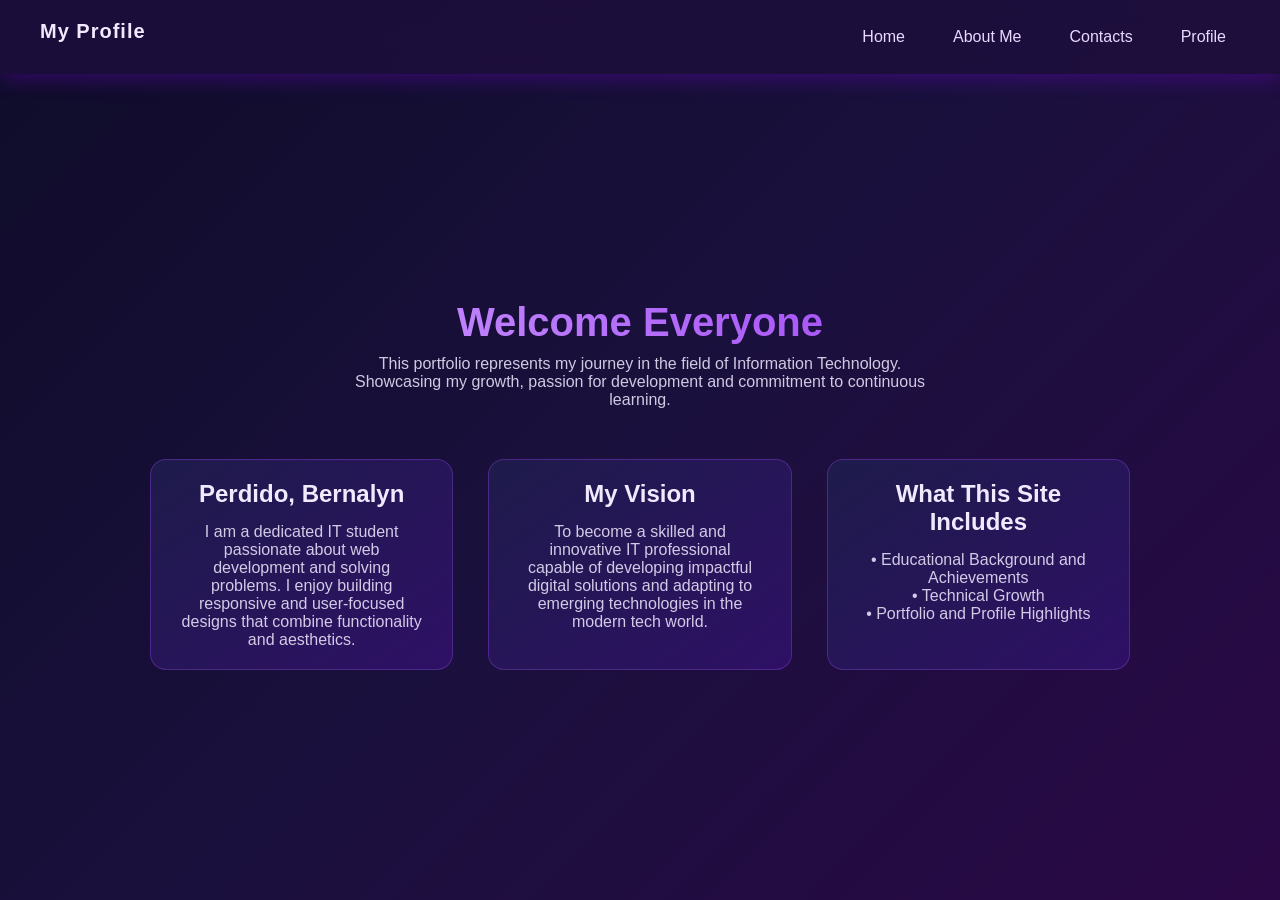
<file: index.html>
<!DOCTYPE html>
<html>
<head>
    <title>Home</title>
    <link rel="stylesheet" href="style.css">
    <style>
        .brand {
            position: fixed;
            top: 20px;
            left: 40px;
            font-size: 20px;
            font-weight: bold;
            letter-spacing: 1px;
            z-index: 1100;
        }
    </style>
</head>
<body>

<div class="brand">My Profile</div>

<div class="navbar">
    <div class="nav-links">
        <a href="index.html">Home</a>
        <a href="aboutme.html">About Me</a>
        <a href="contacts.html">Contacts</a>
        <a href="profile.html">Profile</a>
    </div>
</div>

<div class="container">

    <h1>Welcome Everyone</h1>
    <p>
        This portfolio represents my journey in the field of Information Technology.
        Showcasing my growth, passion for development and commitment to continuous learning.
    </p>

    <div class="flex" style="margin-top:40px; max-width:1000px; width:100%;">

        <div class="card" style="flex:1; min-width:280px;">
            <h2 style="margin-bottom:15px;">Perdido, Bernalyn</h2>
            <p>
                I am a dedicated IT student passionate about web development and solving problems.
                I enjoy building responsive and user-focused designs that combine functionality and aesthetics.
            </p>
        </div>

        <div class="card" style="flex:1; min-width:280px;">
            <h2 style="margin-bottom:15px;">My Vision</h2>
            <p>
                To become a skilled and innovative IT professional capable of developing impactful digital solutions
                and adapting to emerging technologies in the modern tech world.
            </p>
        </div>

        <div class="card" style="flex:1; min-width:280px;">
            <h2 style="margin-bottom:15px;">What This Site Includes</h2>
            <p>• Educational Background and Achievements</p>
            <p>• Technical Growth</p>
            <p>• Portfolio and Profile Highlights</p>
        </div>

    </div>

</div>

</body>
</html>
</file>
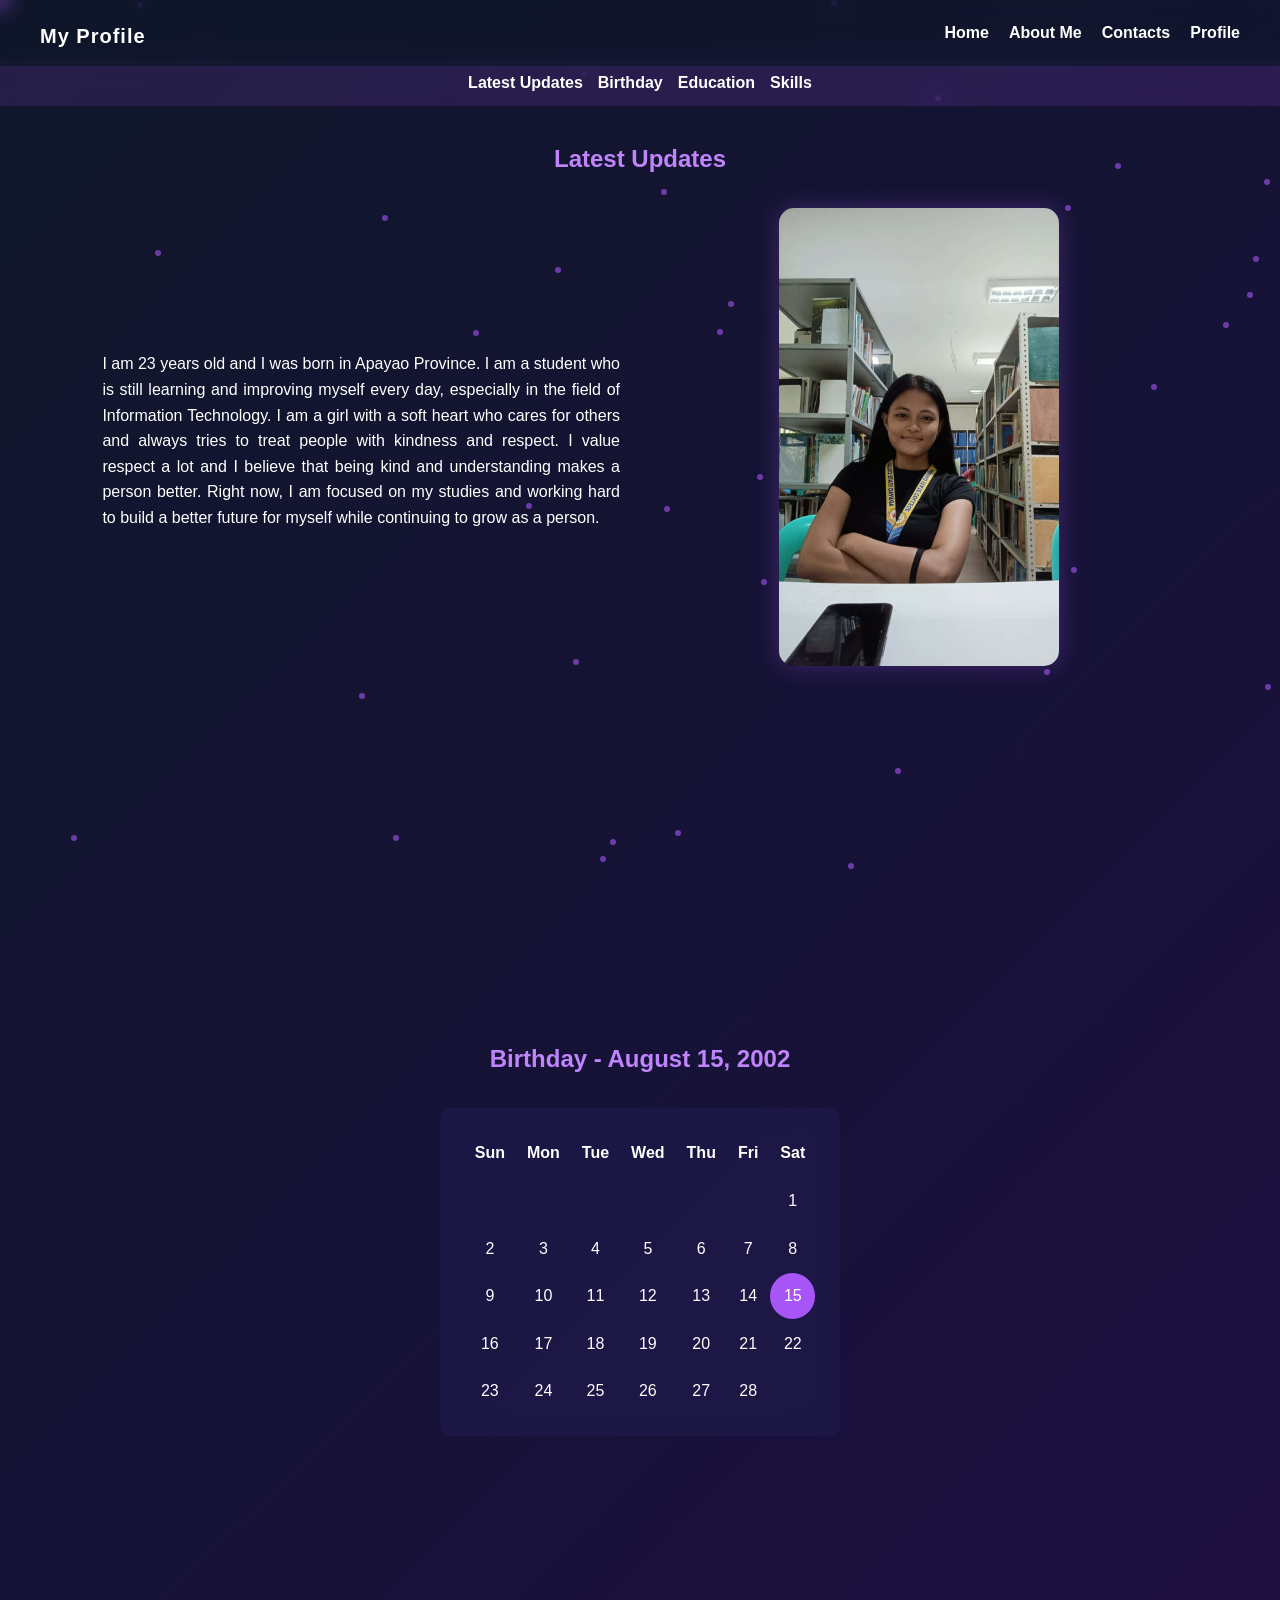
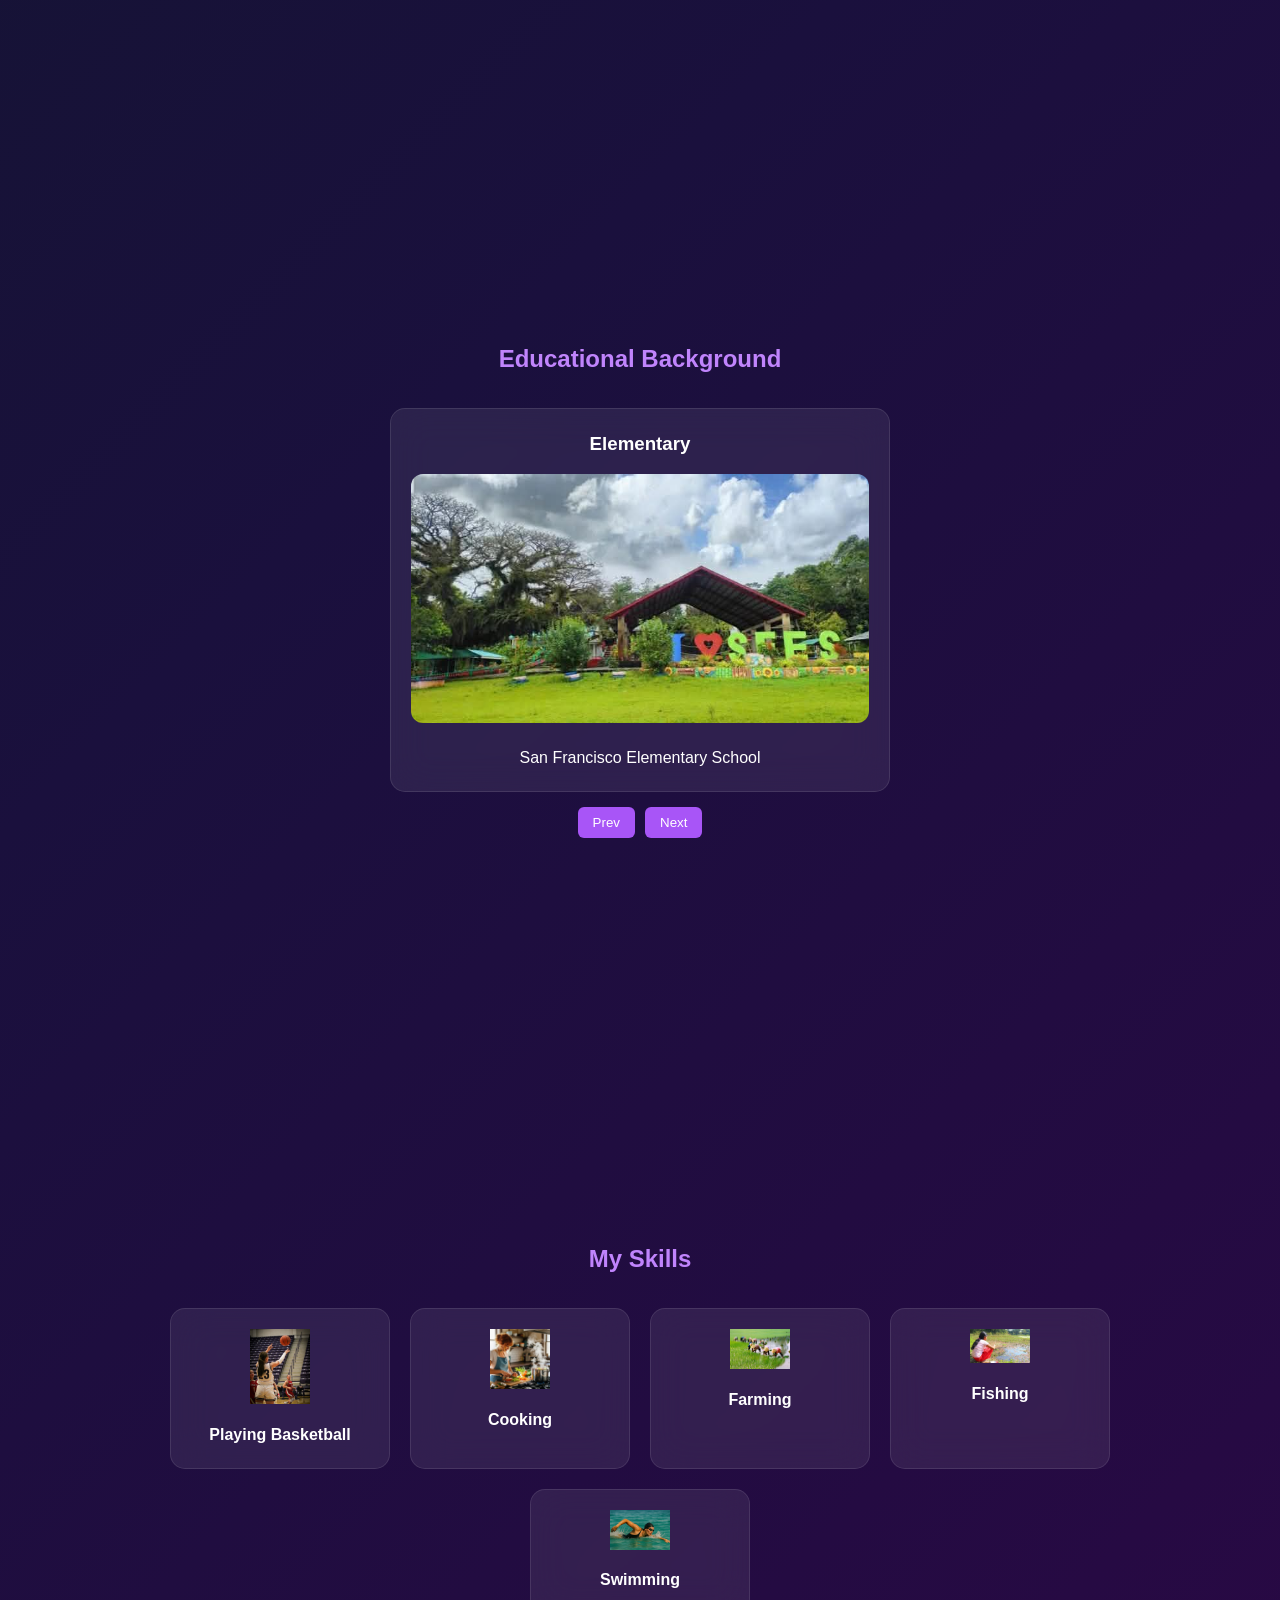
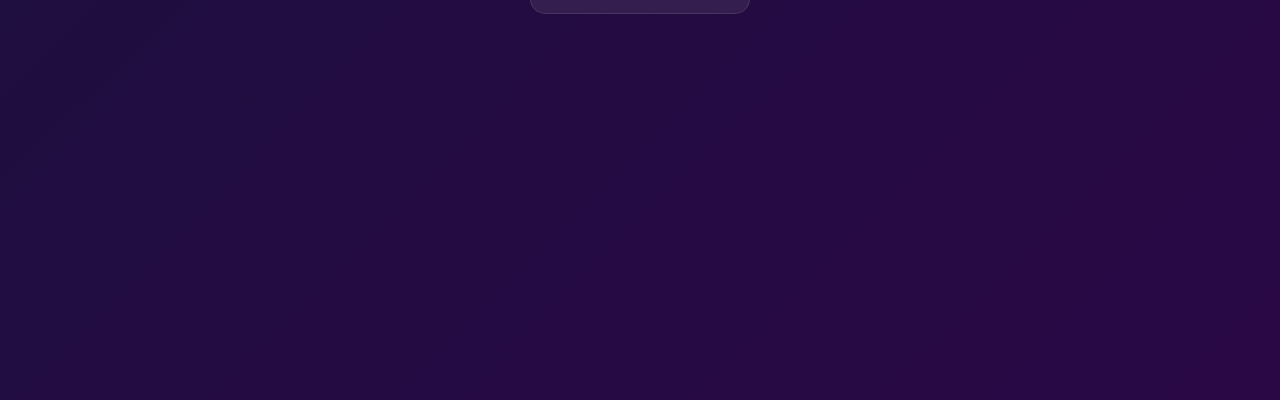
<file: aboutme.html>
<!DOCTYPE html>
<html lang="en">
<head>
<meta charset="UTF-8">
<meta name="viewport" content="width=device-width, initial-scale=1.0">
<title>About Me</title>

<style>
.brand{
position:fixed;
top:20px;
left:40px;
font-size:20px;
font-weight:bold;
letter-spacing:1px;
z-index:1100;
}

*{
margin:0;
padding:0;
box-sizing:border-box;
}

body{
font-family:Arial,sans-serif;
background:linear-gradient(135deg,#0f172a,#1a103d,#2a0845);
color:white;
overflow-x:hidden;
line-height:1.6;
}

.cursor-glow{
position:fixed;
width:20px;
height:20px;
background:rgba(168,85,247,0.6);
border-radius:50%;
pointer-events:none;
transform:translate(-50%,-50%);
filter:blur(10px);
z-index:9999;
}

#particles{
position:fixed;
width:100%;
height:100%;
top:0;
left:0;
z-index:0;
overflow:hidden;
}

.particle{
position:absolute;
width:6px;
height:6px;
background:rgba(168,85,247,0.6);
border-radius:50%;
animation:floatParticle 10s linear infinite;
}

.navbar{
position:fixed;
top:0;
width:100%;
display:flex;
justify-content:flex-end;
padding:20px 40px;
background:rgba(15,23,42,0.6);
backdrop-filter:blur(15px);
z-index:1000;
}

.nav-links{
display:flex;
gap:20px;
flex-wrap:wrap;
}

.nav-links a{
color:white;
text-decoration:none;
font-weight:bold;
transition:0.3s;
}

.nav-links a:hover{
color:#a855f7;
}

.submenu{
position:fixed;
top:60px;
width:100%;
display:flex;
justify-content:center;
gap:15px;
flex-wrap:wrap;
padding:10px;
background:rgba(168,85,247,0.15);
backdrop-filter:blur(12px);
z-index:999;
}

.submenu a{
color:white;
text-decoration:none;
font-weight:bold;
}

.submenu a:hover{
color:#c084fc;
}


.calendar{
background:rgba(30,27,75,0.7);
backdrop-filter:blur(12px);
padding:20px;
border-radius:10px;
width:100%;
max-width:400px;
margin:20px auto 0;
text-align:center;
animation:glow 3s infinite alternate;
}

.calendar table{
margin:0 auto;
}

.calendar td,
.calendar th{
padding:10px;
text-align:center;
}

.section{
padding:140px 8% 80px;
min-height:100vh;
position:relative;
z-index:1;
}

h2{
text-align:center;
color:#c084fc;
margin-bottom:30px;
animation:fadeUp 1s ease;
}

.glass{
background:rgba(255,255,255,0.08);
backdrop-filter:blur(18px);
border:1px solid rgba(255,255,255,0.1);
border-radius:15px;
}

.updates-container{
display:flex;
flex-wrap:wrap;
align-items:center;
justify-content:center;
gap:40px;
}

.updates-text{
flex:1;
min-width:280px;
text-align:justify;
animation:fadeUp 1s ease;
}

.updates-image{
flex:1;
min-width:280px;
text-align:center;
animation:floatUp 4s ease-in-out infinite;
}

.updates-image img{
width:280px;
border-radius:15px;
transition:0.4s;
box-shadow:0 0 25px rgba(168,85,247,0.3);
}

.updates-image img:hover{
transform:scale(1.05);
}

.carousel{
max-width:500px;
margin:auto;
padding:20px;
text-align:center;
animation:fadeUp 1s ease;
}

.carousel-item{
display:none;
}

.carousel-item.active{
display:block;
animation:fadeUp 0.6s ease;
}

.carousel-item img{
width:100%;
max-height:250px;
object-fit:cover;
border-radius:12px;
margin:15px 0;
transition:0.3s;
}

.carousel-item img:hover{
transform:scale(1.03);
}

.carousel-buttons{
display:flex;
justify-content:center;
gap:10px;
margin-top:15px;
}

.carousel-buttons button{
padding:8px 15px;
border:none;
background:#a855f7;
color:white;
border-radius:6px;
cursor:pointer;
transition:0.3s;
}

.carousel-buttons button:hover{
transform:scale(1.05);
background:#7c3aed;
}

.skills-container{
display:flex;
flex-wrap:wrap;
gap:20px;
justify-content:center;
}

.skill-card{
width:220px;
padding:20px;
text-align:center;
transition:0.4s;
animation:floatUp 3s infinite ease-in-out;
}

.skill-card:hover{
transform:translateY(-10px);
box-shadow:0 0 20px rgba(168,85,247,0.4);
}

.skill-card img{
width:60px;
margin-bottom:10px;
}

@keyframes fadeUp{
from{opacity:0;transform:translateY(20px);}
to{opacity:1;transform:translateY(0);}
}

@keyframes floatUp{
0%,100%{transform:translateY(0);}
50%{transform:translateY(-10px);}
}

@keyframes floatParticle{
0%{transform:translateY(0) translateX(0);opacity:0;}
50%{opacity:1;}
100%{transform:translateY(-100vh) translateX(50px);opacity:0;}
}

@media(max-width:768px){
.updates-container{
flex-direction:column;
text-align:center;
}

.skill-card{
width:100%;
max-width:300px;
}

.navbar{
padding:15px 20px;
}
}
</style>
</head>

<body>

<div class="brand">My Profile</div>

<div id="particles"></div>
<div class="cursor-glow" id="cursor"></div>

<div class="navbar">
<div class="nav-links">
<a href="index.html">Home</a>
<a href="aboutme.html">About Me</a>
<a href="contacts.html">Contacts</a>
<a href="profile.html">Profile</a>
</div>
</div>

<div class="submenu">
<a href="#updates">Latest Updates</a>
<a href="#birthday">Birthday</a>
<a href="#education">Education</a>
<a href="#skills">Skills</a>
</div>

<div id="updates" class="section">

<h2>Latest Updates</h2>

<div class="updates-container">

<div class="updates-text">
<p>
I am 23 years old and I was born in Apayao Province. I am a student who is still learning and improving myself every day, especially in the field of Information Technology. I am a girl with a soft heart who cares for others and always tries to treat people with kindness and respect. I value respect a lot and I believe that being kind and understanding makes a person better. Right now, I am focused on my studies and working hard to build a better future for myself while continuing to grow as a person.
</p>
</div>

<div class="updates-image">
<img src="pic1.jpg" alt="Profile Image">
</div>

</div>
</div>

<div id="birthday" class="section">

<h2>Birthday - August 15, 2002</h2>

<div class="calendar">
<table>
<tr><th>Sun</th><th>Mon</th><th>Tue</th><th>Wed</th><th>Thu</th><th>Fri</th><th>Sat</th></tr>
<tr><td></td><td></td><td></td><td></td><td></td><td></td><td>1</td></tr>
<tr><td>2</td><td>3</td><td>4</td><td>5</td><td>6</td><td>7</td><td>8</td></tr>
<tr><td>9</td><td>10</td><td>11</td><td>12</td><td>13</td><td>14</td><td style="background:#a855f7;border-radius:50%;">15</td></tr>
<tr><td>16</td><td>17</td><td>18</td><td>19</td><td>20</td><td>21</td><td>22</td></tr>
<tr><td>23</td><td>24</td><td>25</td><td>26</td><td>27</td><td>28</td><td></td></tr>
</table>
</div>

</div>

<div id="education" class="section">

<h2>Educational Background</h2>

<div class="carousel glass">

<div class="carousel-item active">
<h3>Elementary</h3>
<a href="Elem.html">
<img src="elem.jpg" alt="Elementary">
</a>
<p>San Francisco Elementary School</p>
</div>

<div class="carousel-item">
<h3>High School</h3>
<a href="sec.html">
<img src="sec.jpg" alt="High School">
</a>
<p>Luna National High School</p>
</div>

<div class="carousel-item">
<h3>College</h3>
<a href="college.html">
<img src="ASC.png" alt="College">
</a>
<p>Apayao State College</p>
</div>

</div>

<div class="carousel-buttons">
<button onclick="prevSlide()">Prev</button>
<button onclick="nextSlide()">Next</button>
</div>

</div>

<div id="skills" class="section">

<h2>My Skills</h2>

<div class="skills-container">

<div class="skill-card glass">
<img src="basketball.jpg" alt="Basketball">
<h4>Playing Basketball</h4>
</div>

<div class="skill-card glass">
<img src="cooking.jpg" alt="Cooking">
<h4>Cooking</h4>
</div>

<div class="skill-card glass">
<img src="farming.jpg" alt="Farming">
<h4>Farming</h4>
</div>

<div class="skill-card glass">
<img src="fishing.jpg" alt="Fishing">
<h4>Fishing</h4>
</div>

<div class="skill-card glass">
<img src="swim.jpg" alt="Swimming">
<h4>Swimming</h4>
</div>

</div>

</div>

<script>
const particlesContainer=document.getElementById("particles");

for(let i=0;i<40;i++){
let p=document.createElement("div");
p.classList.add("particle");
p.style.left=Math.random()*100+"vw";
p.style.top=Math.random()*100+"vh";
p.style.animationDuration=(5+Math.random()*10)+"s";
particlesContainer.appendChild(p);
}

const cursor=document.getElementById("cursor");
document.addEventListener("mousemove",e=>{
cursor.style.left=e.clientX+"px";
cursor.style.top=e.clientY+"px";
});

let currentSlide=0;
const slides=document.querySelectorAll(".carousel-item");

function showSlide(i){
slides.forEach(s=>s.classList.remove("active"));
slides[i].classList.add("active");
}

function nextSlide(){
currentSlide=(currentSlide+1)%slides.length;
showSlide(currentSlide);
}

function prevSlide(){
currentSlide=(currentSlide-1+slides.length)%slides.length;
showSlide(currentSlide);
}
</script>

</body>
</html>
</file>
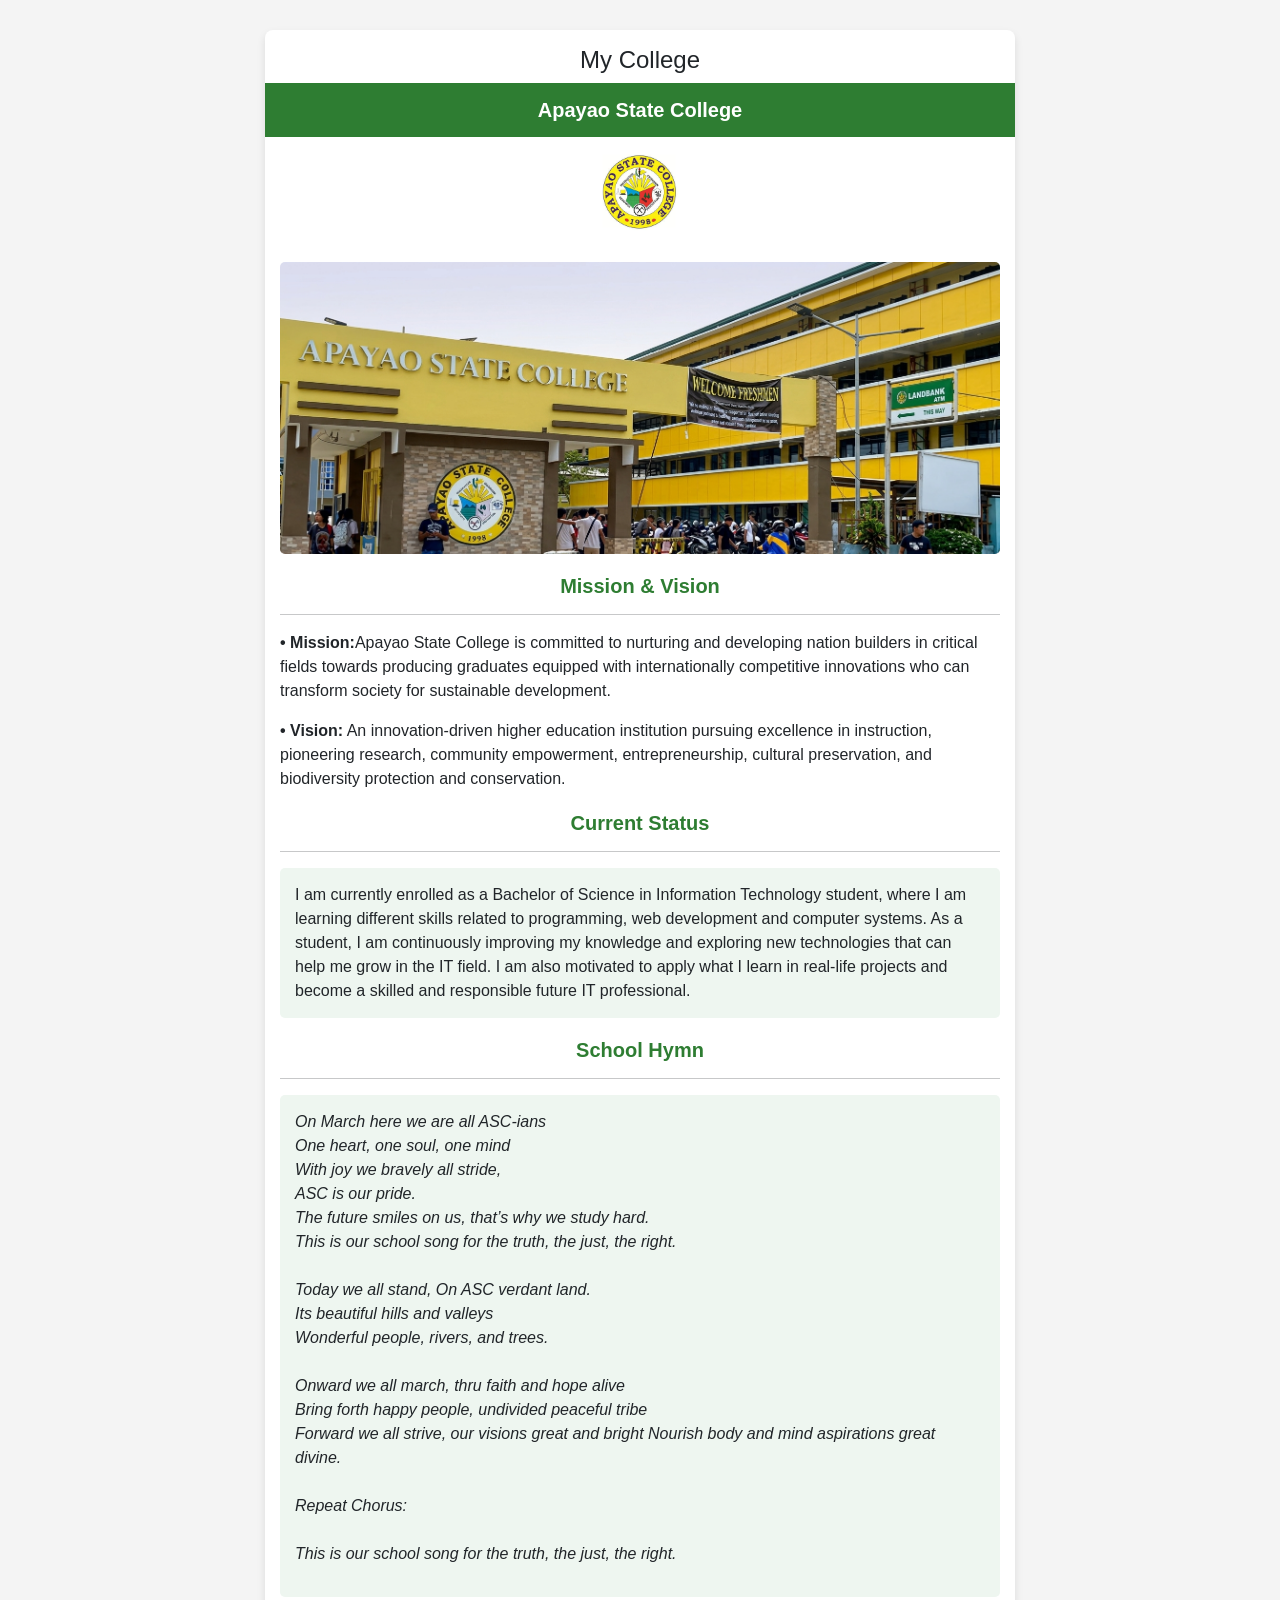
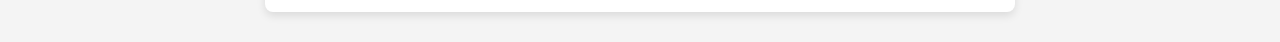
<file: college.html>
<!DOCTYPE html>
<html lang="en">
<head>
    <meta charset="UTF-8">
    <meta name="viewport" content="width=device-width, initial-scale=1.0">
    <title>My College</title>

    <link href="https://cdn.jsdelivr.net/npm/bootstrap@5.3.2/dist/css/bootstrap.min.css" rel="stylesheet">

    <style>
        body {
            background: #f4f4f4;
            font-family: Arial, sans-serif;
        }

        .container-box {
            background: white;
            max-width: 750px;
            margin: 30px auto;
            border-radius: 8px;
            box-shadow: 0 4px 8px rgba(0,0,0,0.1);
            overflow: hidden;
        }

        .header-title {
            background: #2e7d32;
            color: white;
            text-align: center;
            padding: 12px;
            font-size: 20px;
            font-weight: bold;
        }

        .section-title {
            color: #2e7d32;
            font-weight: bold;
            text-align: center;
            margin-top: 20px;
        }

        .school-logo {
            width: 80px;
            display: block;
            margin: 15px auto;
        }

        .main-image {
            width: 100%;
            border-radius: 5px;
        }

        .content {
            padding: 15px;
        }

        .status-box {
            background: #eef6f0;
            padding: 15px;
            border-radius: 5px;
            margin-top: 10px;
        }

        .hymn-box {
            background: #eef6f0;
            padding: 15px;
            border-radius: 5px;
            margin-top: 10px;
            font-style: italic;
        }

        .check::before {
            content: "✔ ";
            color: #2e7d32;
            font-weight: bold;
        }
    </style>
</head>
<body>

<div class="container-box">

    <h4 class="text-center mt-3">My College</h4>

    <div class="header-title">
        Apayao State College
    </div>

    <img src="ASCLogo.jpg" class="school-logo" alt="Logo">

    <div class="content">

        <img src="ASC.png" class="main-image" alt="College">

        <!-- Mission & Vision -->
        <h5 class="section-title">Mission & Vision</h5>
        <hr>

        <p><strong>• Mission:</strong>Apayao State College is committed to nurturing and developing nation builders in critical fields towards producing graduates equipped with internationally competitive innovations who can transform society for sustainable development.</p>
        <p><strong>• Vision:</strong>  An innovation-driven higher education institution pursuing excellence in instruction, pioneering research, community empowerment, entrepreneurship, cultural preservation, and biodiversity protection and conservation.</p>

        <h5 class="section-title">Current Status</h5>
        <hr>

        <div class="status-box">
           I am currently enrolled as a Bachelor of Science in Information Technology student, where I am learning different skills related to programming, web development and computer systems. As a student, I am continuously improving my knowledge and exploring new technologies that can help me grow in the IT field. I am also motivated to apply what I learn in real-life projects and become a skilled and responsible future IT professional.
        </div>

       
        <h5 class="section-title">School Hymn</h5>
        <hr>


        <div class="hymn-box mt-3">
            <p> On March here we are all ASC-ians<br>
    One heart, one soul, one mind<br>
    With joy we bravely all stride,<br> ASC is our pride.<br>
    The future smiles on us, that’s why we study hard.<br>
    This is our school song for the truth, the just, the right.<br><br>

    Today we all stand, On ASC verdant land.<br>
    Its beautiful hills and valleys<br>
    Wonderful people, rivers, and trees.<br><br>

    Onward we all march, thru faith and hope alive<br>
    Bring forth happy people, undivided peaceful tribe<br>
    Forward we all strive, our visions great and bright
    Nourish body and mind aspirations great divine.<br><br>

    Repeat Chorus:<br><br>

    This is our school song for the truth, the just, the right.
    </p>
        </div>

    </div>

</div>

</body>
</html>
</file>
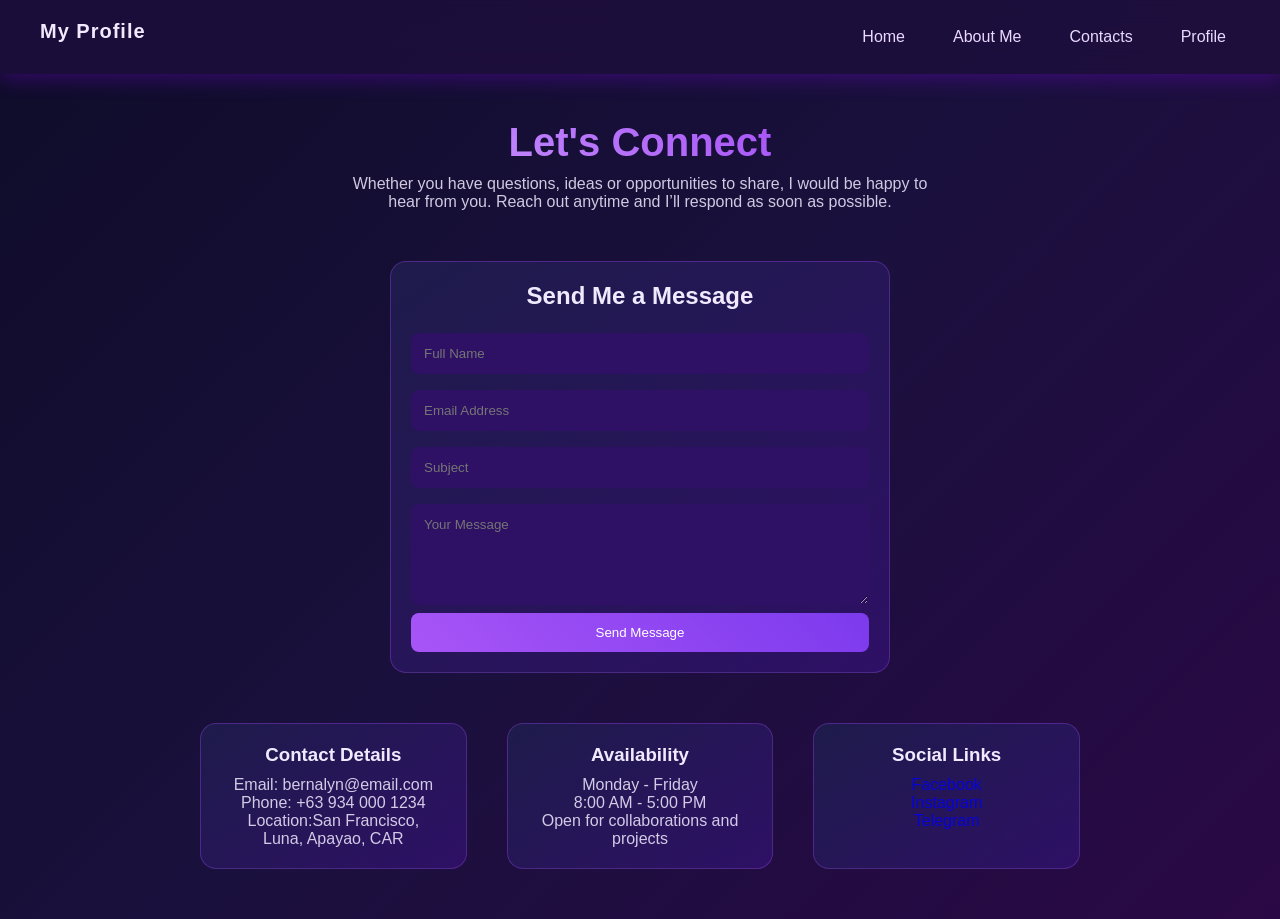
<file: contacts.html>
<!DOCTYPE html>
<html>
<head>
    <title>Contacts</title>
    <link rel="stylesheet" href="style.css">
    <style>
        .brand {
            position: fixed;
            top: 20px;
            left: 40px;
            font-size: 20px;
            font-weight: bold;
            letter-spacing: 1px;
            z-index: 1100;
        }

        .contact-wrapper {
            display: flex;
            flex-direction: column;
            gap: 30px;
            width: 100%;
            max-width: 900px;
            margin-top: 40px;
        }

        .contact-wrapper .card:first-child {
            align-self: center;
            width: 100%;
            max-width: 500px;
        }

        .info-grid {
            display: flex;
            flex-wrap: wrap;
            gap: 20px;
            justify-content: center;
        }

        .info-grid .card {
            flex: 1;
            min-width: 250px;
        }

        form {
            display: flex;
            flex-direction: column;
        }
    </style>
</head>
<body>

<div class="brand">My Profile</div>

<div class="navbar">
    <div class="nav-links">
        <a href="index.html">Home</a>
        <a href="aboutme.html">About Me</a>
        <a href="contacts.html">Contacts</a>
        <a href="profile.html">Profile</a>
    </div>
</div>

<div class="container">

    <h1>Let's Connect</h1>
    <p>
        Whether you have questions, ideas or opportunities to share,
        I would be happy to hear from you. Reach out anytime and I’ll respond as soon as possible.
    </p>

    <div class="contact-wrapper">

        <div class="card">
            <h2 style="margin-bottom:15px;">Send Me a Message</h2>
            <form>
                <input type="text" placeholder="Full Name" required>
                <input type="email" placeholder="Email Address" required>
                <input type="text" placeholder="Subject">
                <textarea rows="5" placeholder="Your Message" required></textarea>
                <button type="submit">Send Message</button>
            </form>
        </div>

        <div class="info-grid">

            <div class="card">
                <h3 style="margin-bottom:10px;">Contact Details</h3>
                <p>Email: bernalyn@email.com</p>
                <p>Phone: +63 934 000 1234</p>
                <p>Location:San Francisco, Luna, Apayao, CAR</p>
            </div>

            <div class="card">
                <h3 style="margin-bottom:10px;">Availability</h3>
                <p>Monday - Friday</p>
                <p>8:00 AM - 5:00 PM</p>
                <p>Open for collaborations and projects</p>
            </div>

            <div class="card">
                <h3 style="margin-bottom:10px;">Social Links</h3>
                <p><a href="#" style="text-decoration:none;">Facebook</a></p>
                <p><a href="#" style="text-decoration:none;">Instagram</a></p>
                <p><a href="#" style="text-decoration:none;">Telegram</a></p>
            </div>

        </div>

    </div>

</div>

</body>
</html>
</file>
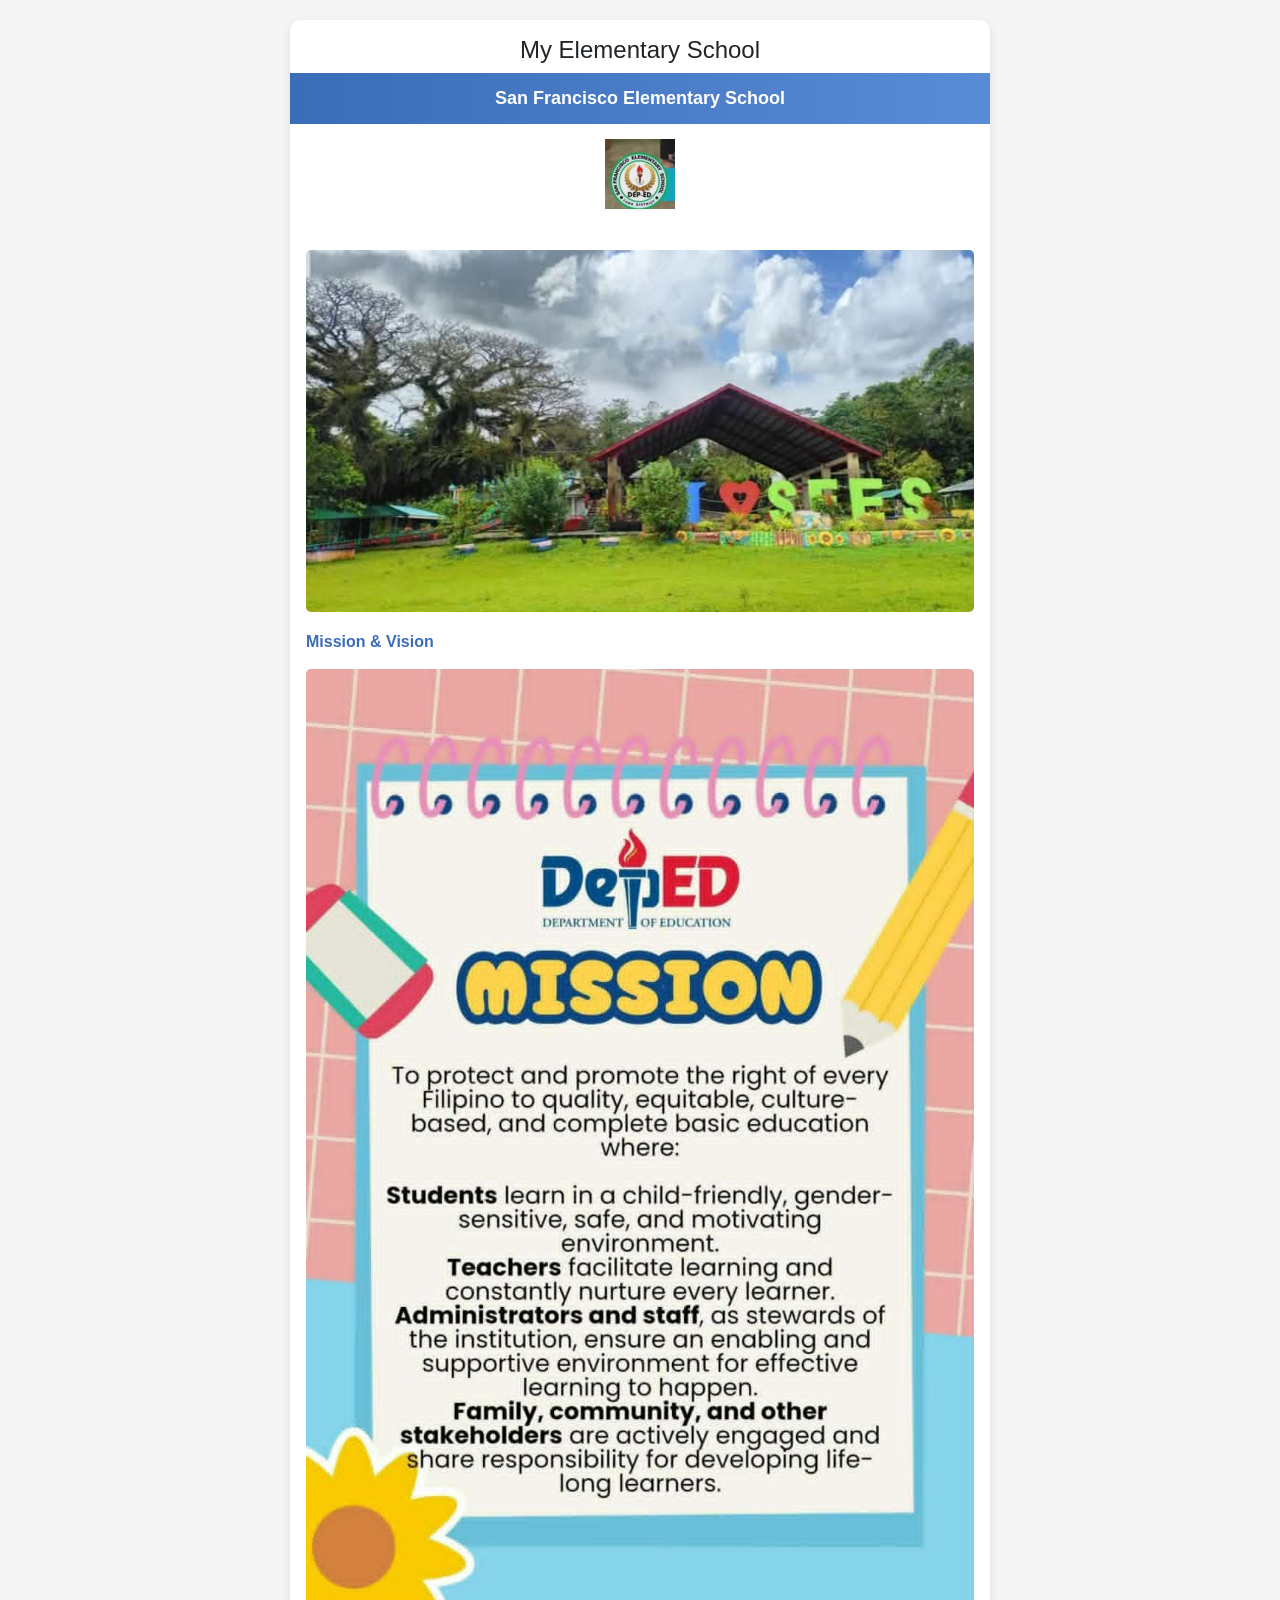
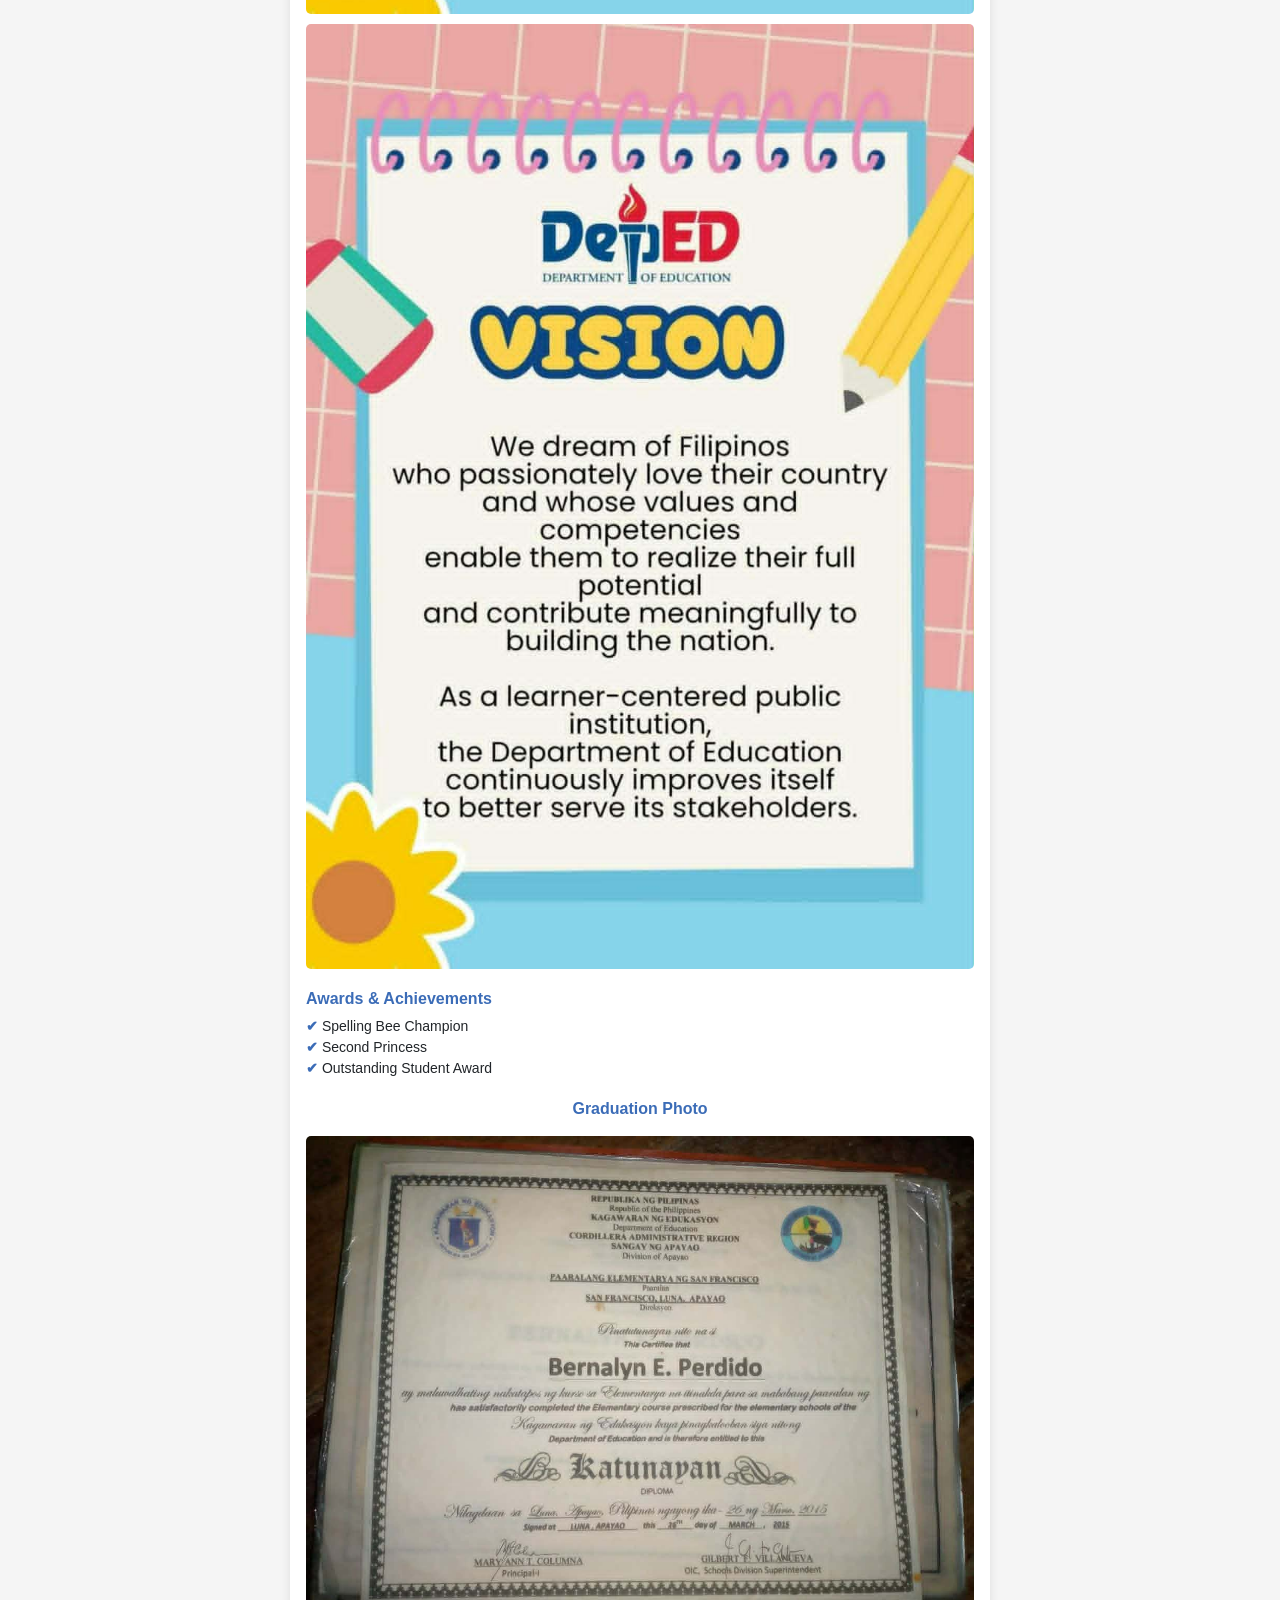
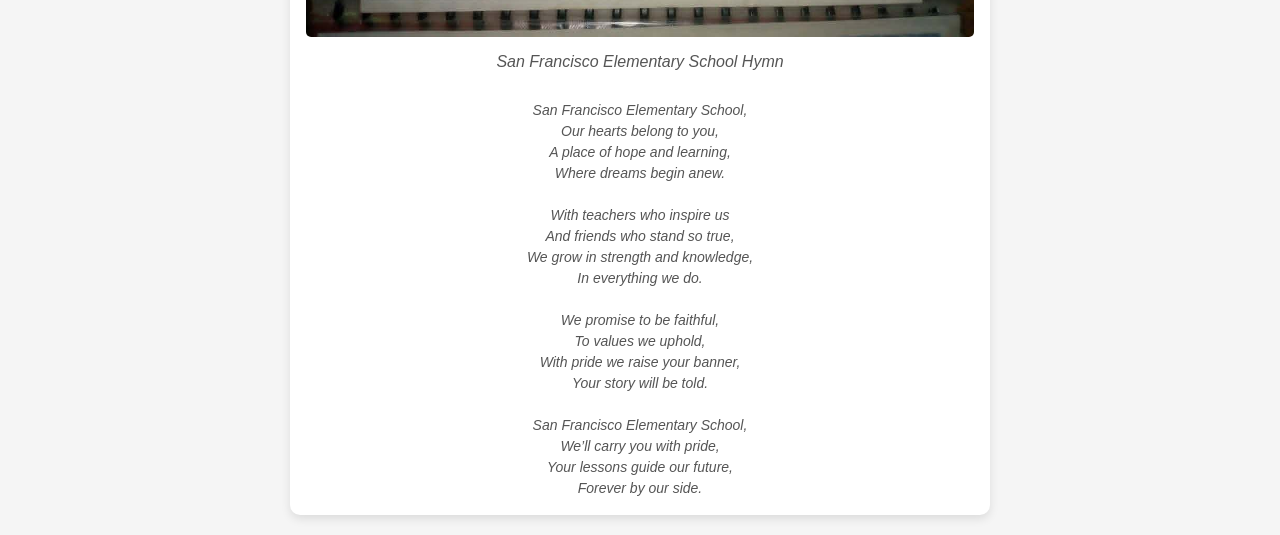
<file: Elem.html>
<!DOCTYPE html>
<html lang="en">
<head>
    <meta charset="UTF-8">
    <meta name="viewport" content="width=device-width, initial-scale=1.0">
    <title>Elementary Background</title>

    <link href="https://cdn.jsdelivr.net/npm/bootstrap@5.3.2/dist/css/bootstrap.min.css" rel="stylesheet">

    <style>
        body {
            background: #f5f5f5;
            font-family: Arial, sans-serif;
        }

        .container-box {
            background: white;
            max-width: 700px;
            width: 95%;
            margin: 20px auto;
            border-radius: 10px;
            box-shadow: 0 4px 10px rgba(0,0,0,0.1);
            overflow: hidden;
        }

        .header-title {
            background: linear-gradient(to right, #3b6cb7, #5a8bd6);
            color: white;
            text-align: center;
            padding: 12px;
            font-weight: bold;
            font-size: 18px;
        }

        .section-title {
            color: #3b6cb7;
            font-weight: bold;
            margin-top: 20px;
            font-size: 16px;
        }

        .school-logo {
            width: 70px;
            height: 70px;
            object-fit: cover;
            display: block;
            margin: 15px auto;
        }

        .main-image,
        .mission-img,
        .vision-img {
            width: 100%;
            height: auto;
            border-radius: 5px;
            margin-top: 10px;
        }

        .check-list {
            list-style: none;
            padding-left: 0;
            font-size: 14px;
        }

        .check-list li::before {
            content: "✔ ";
            color: #3b6cb7;
            font-weight: bold;
        }

        .hymn {
            font-style: italic;
            color: #555;
            margin-top: 15px;
            text-align: center;
            font-size: 14px;
        }

        .hymn h3 {
            font-size: 16px;
        }

        @media (max-width: 576px) {
            .header-title {
                font-size: 16px;
                padding: 10px;
            }

            .section-title {
                font-size: 15px;
            }

            .school-logo {
                width: 60px;
                height: 60px;
            }

            .hymn {
                font-size: 13px;
            }

            .hymn h3 {
                font-size: 15px;
            }
        }
    </style>
</head>
<body>

<div class="container-box">

    <h4 class="text-center mt-3">My Elementary School</h4>

    <div class="header-title">
        San Francisco Elementary School
    </div>

    <img src="elemlogo.jpg" alt="School Logo" class="school-logo">

    <div class="p-3">

        <img src="elem.jpg" class="main-image" alt="School Image">

        <h5 class="section-title">Mission & Vision</h5>
        <img src="mission.jpg" alt="Mission Image" class="mission-img">
        <img src="vision.jpg" alt="Vision Image" class="vision-img">

        <h5 class="section-title">Awards & Achievements</h5>
        <ul class="check-list">
            <li>Spelling Bee Champion</li>
            <li>Second Princess</li>
            <li>Outstanding Student Award</li>
        </ul>

        <h5 class="section-title text-center">Graduation Photo</h5>
        <img src="elemgrad.jpg" class="main-image" alt="Graduation Photo">

        <div class="hymn">
            <h3>San Francisco Elementary School Hymn</h3><br>

            San Francisco Elementary School,<br>
            Our hearts belong to you,<br>
            A place of hope and learning,<br>
            Where dreams begin anew.<br><br>

            With teachers who inspire us<br>
            And friends who stand so true,<br>
            We grow in strength and knowledge,<br>
            In everything we do.<br><br>

            We promise to be faithful,<br>
            To values we uphold,<br>
            With pride we raise your banner,<br>
            Your story will be told.<br><br>

            San Francisco Elementary School,<br>
            We’ll carry you with pride,<br>
            Your lessons guide our future,<br>
            Forever by our side.
        </div>

    </div>
</div>

</body>
</html>
</file>
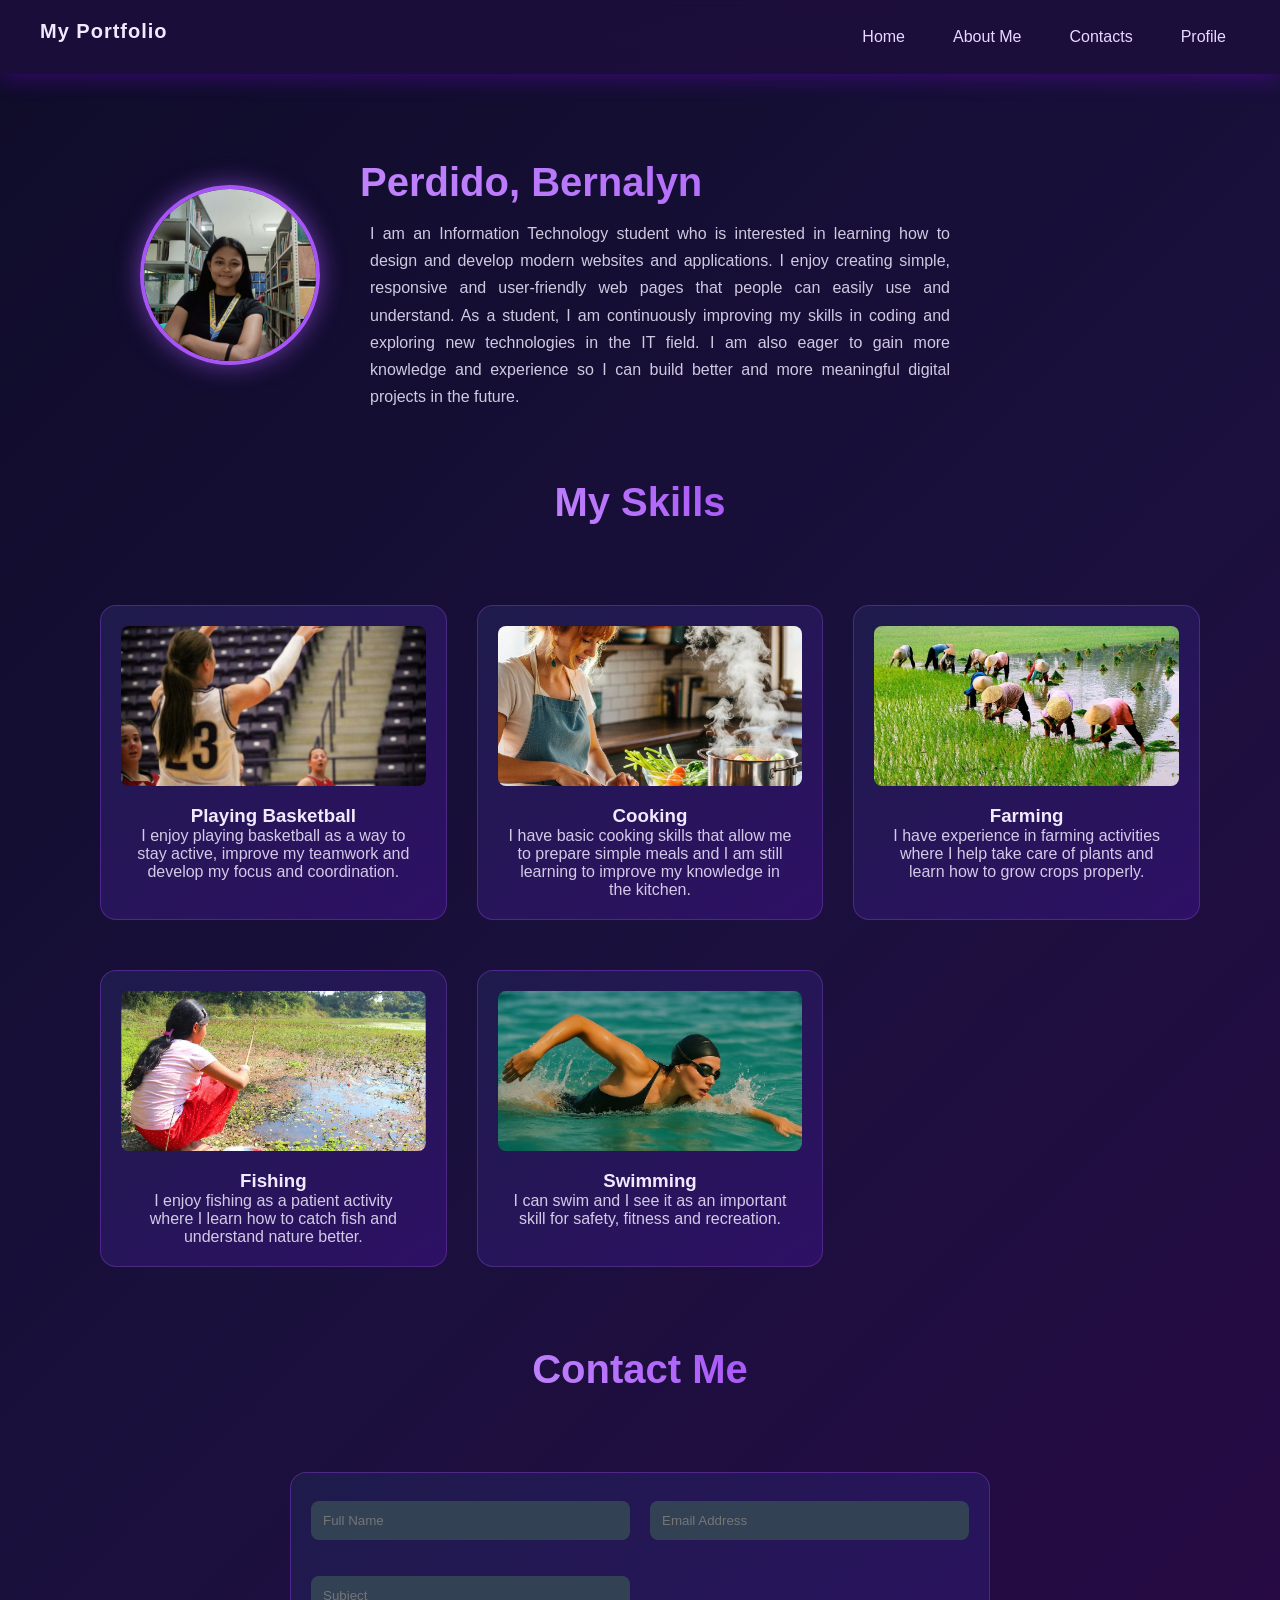
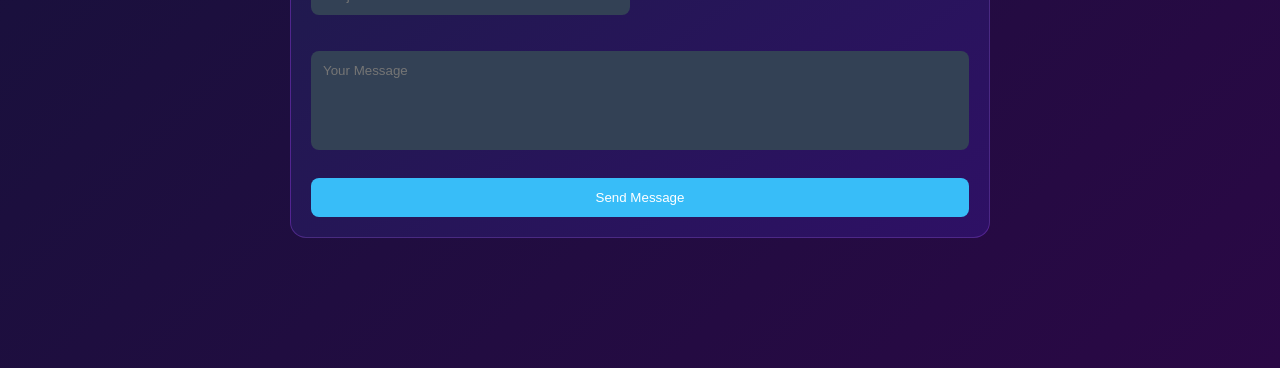
<file: profile.html>
<!DOCTYPE html>
<html>
<head>
<title>Profile</title>
<link rel="stylesheet" href="style.css">
<style>
.brand{
position:fixed;
top:20px;
left:40px;
font-size:20px;
font-weight:bold;
letter-spacing:1px;
z-index:1100;
}

.profile-section{
display:flex;
flex-wrap:wrap;
align-items:center;
justify-content:center;
gap:40px;
margin-top:40px;
max-width:1000px;
width:100%;
text-align:left;
}

.profile-info{
flex:1;
min-width:280px;
}

.profile-img{
width:220px;
height:220px;
object-fit:cover;
border-radius:50%;
}

.profile-description{
margin-top:15px;
line-height:1.7;
max-width:600px;
}

.skills-wrapper{
display:grid;
grid-template-columns:repeat(auto-fit,minmax(260px,1fr));
gap:30px;
margin-top:40px;
width:100%;
max-width:1100px;
}

.skill-card{
text-align:center;
}

.skill-card img{
width:100%;
height:160px;
object-fit:cover;
border-radius:8px;
margin-bottom:15px;
}

.section-title{
margin-top:70px;
margin-bottom:30px;
text-align:center;
}

.contact-wrapper{
display:flex;
justify-content:center;
margin-top:40px;
margin-bottom:80px;
width:100%;
}

.contact-form{
width:100%;
max-width:700px;
display:grid;
grid-template-columns:1fr 1fr;
gap:20px;
}

.contact-form input,
.contact-form textarea{
padding:12px;
border-radius:8px;
border:none;
background:#334155;
color:white;
}

.contact-form textarea{
grid-column:span 2;
resize:none;
}

.contact-form button{
grid-column:span 2;
padding:12px;
border:none;
border-radius:8px;
background:#38bdf8;
color:white;
cursor:pointer;
}

.contact-form button:hover{
opacity:0.9;
}
</style>
</head>
<body>

<div class="brand">My Portfolio</div>

<div class="navbar">
<div class="nav-links">
<a href="index.html">Home</a>
<a href="aboutme.html">About Me</a>
<a href="contacts.html">Contacts</a>
<a href="profile.html">Profile</a>
</div>
</div>

<div class="container">

<div class="profile-section">
<img src="pic1.jpg" class="profile-img">
<div class="profile-info">
<h1>Perdido, Bernalyn</h1>
<p class="profile-description" style="text-align: justify;">
I am an Information Technology student who is interested in learning how to design and develop modern websites and applications. I enjoy creating simple, responsive and user-friendly web pages that people can easily use and understand. As a student, I am continuously improving my skills in coding and exploring new technologies in the IT field. I am also eager to gain more knowledge and experience so I can build better and more meaningful digital projects in the future.
</p>
</div>
</div>

<h1 class="section-title">My Skills</h1>

<div class="skills-wrapper">

<div class="card skill-card">
<img src="basketball.jpg">
<h3>Playing Basketball</h3>
<p>I enjoy playing basketball as a way to stay active, improve my teamwork and develop my focus and coordination.</p>
</div>

<div class="card skill-card">
<img src="cooking.jpg">
<h3>Cooking</h3>
<p>I have basic cooking skills that allow me to prepare simple meals and I am still learning to improve my knowledge in the kitchen.</p>
</div>

<div class="card skill-card">
<img src="farming.jpg">
<h3>Farming</h3>
<p>I have experience in farming activities where I help take care of plants and learn how to grow crops properly.</p>
</div>

<div class="card skill-card">
<img src="fishing.jpg">
<h3>Fishing</h3>
<p>I enjoy fishing as a patient activity where I learn how to catch fish and understand nature better.</p>
</div>

<div class="card skill-card">
<img src="swim.jpg">
<h3>Swimming</h3>
<p>I can swim and I see it as an important skill for safety, fitness and recreation.</p>
</div>

</div>

<h1 class="section-title">Contact Me</h1>

<div class="contact-wrapper">
<form class="card contact-form">
<input type="text" placeholder="Full Name" required>
<input type="email" placeholder="Email Address" required>
<input type="text" placeholder="Subject">
<textarea rows="5" placeholder="Your Message" required></textarea>
<button type="submit">Send Message</button>
</form>
</div>

</div>

</body>
</html>
</file>
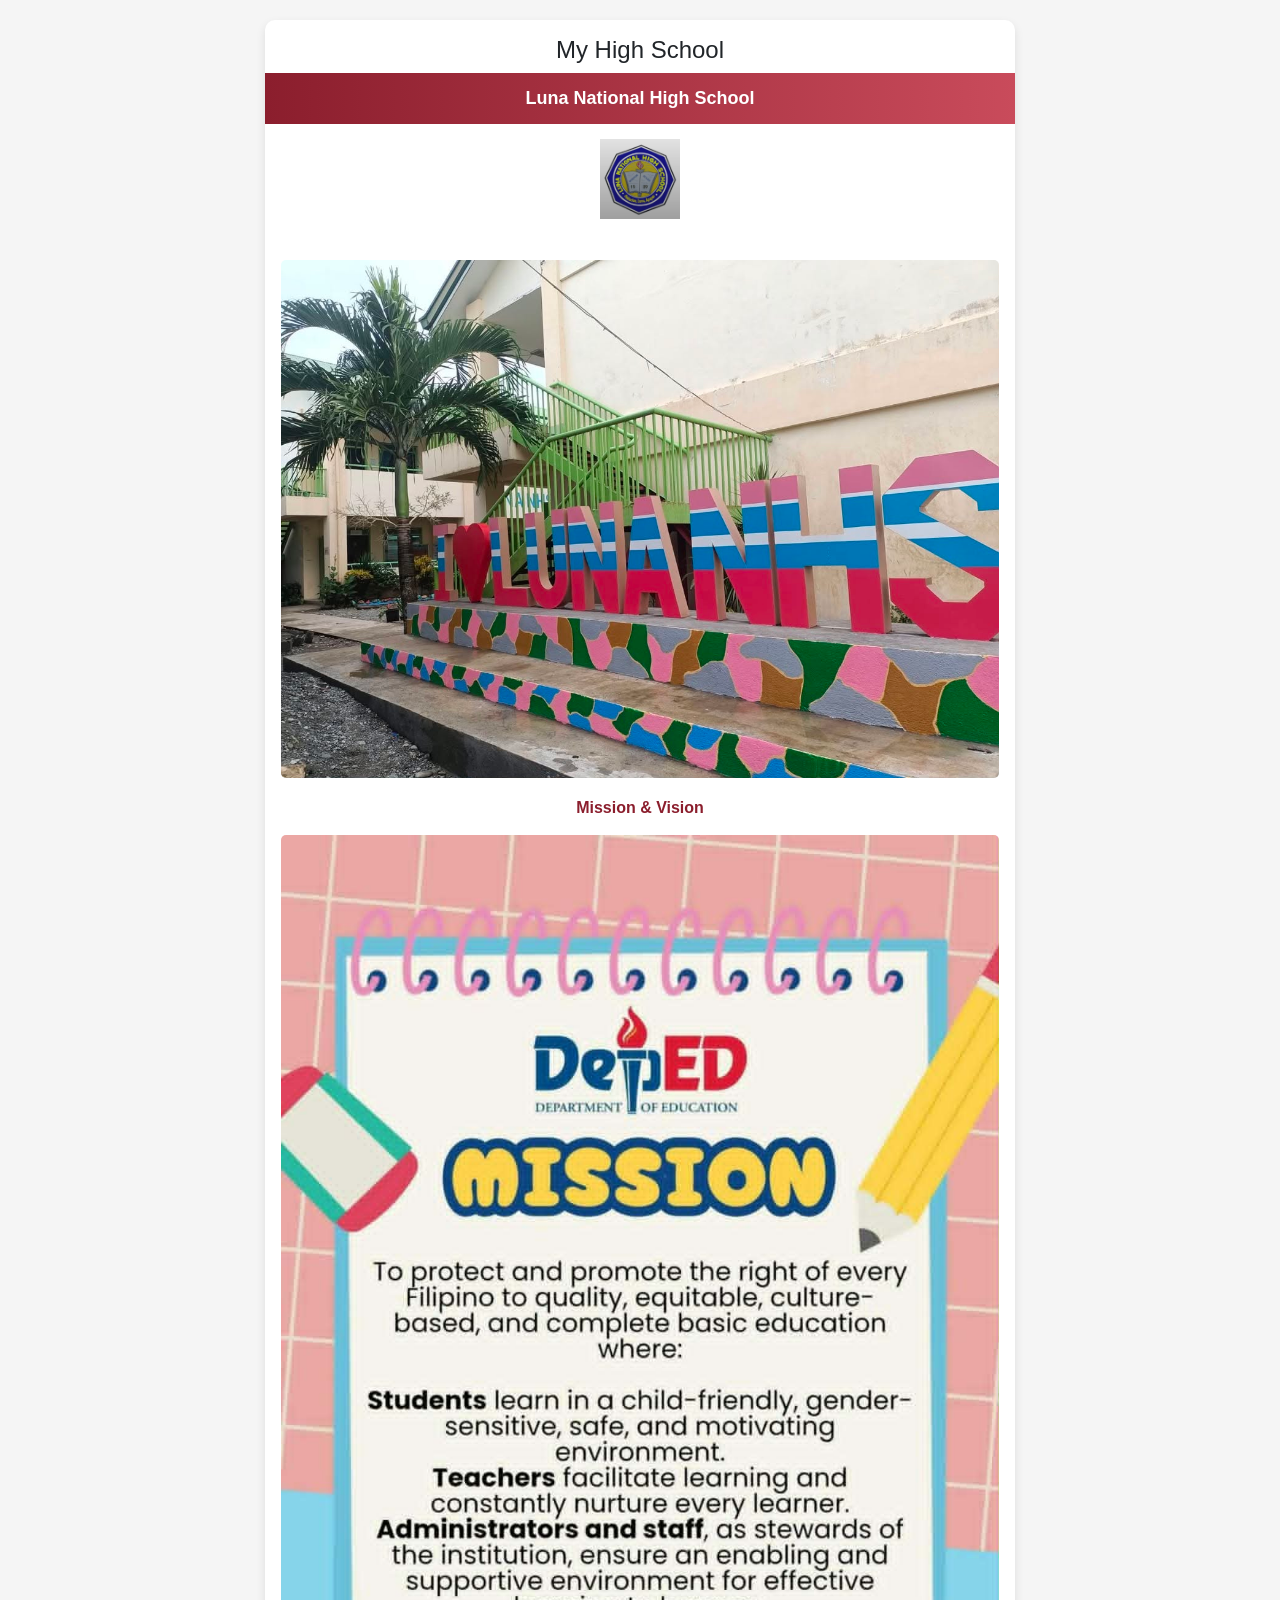
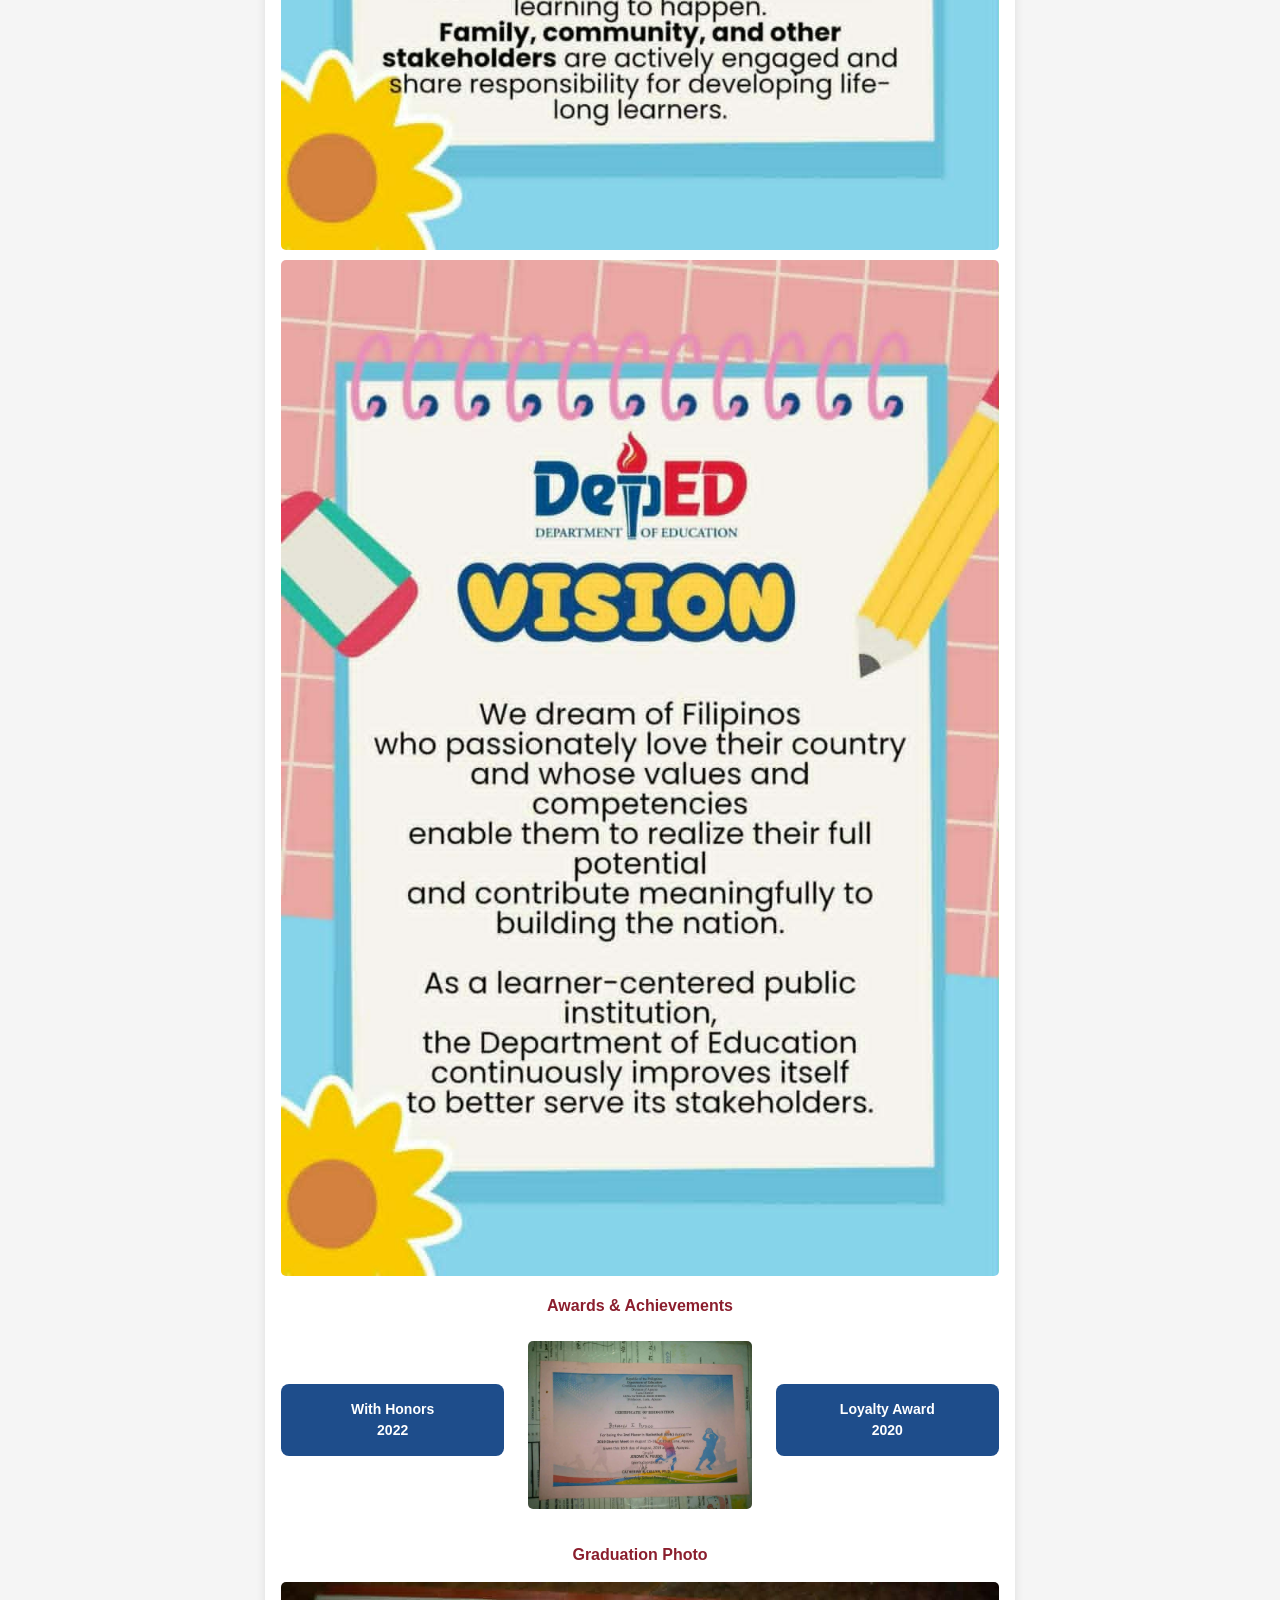
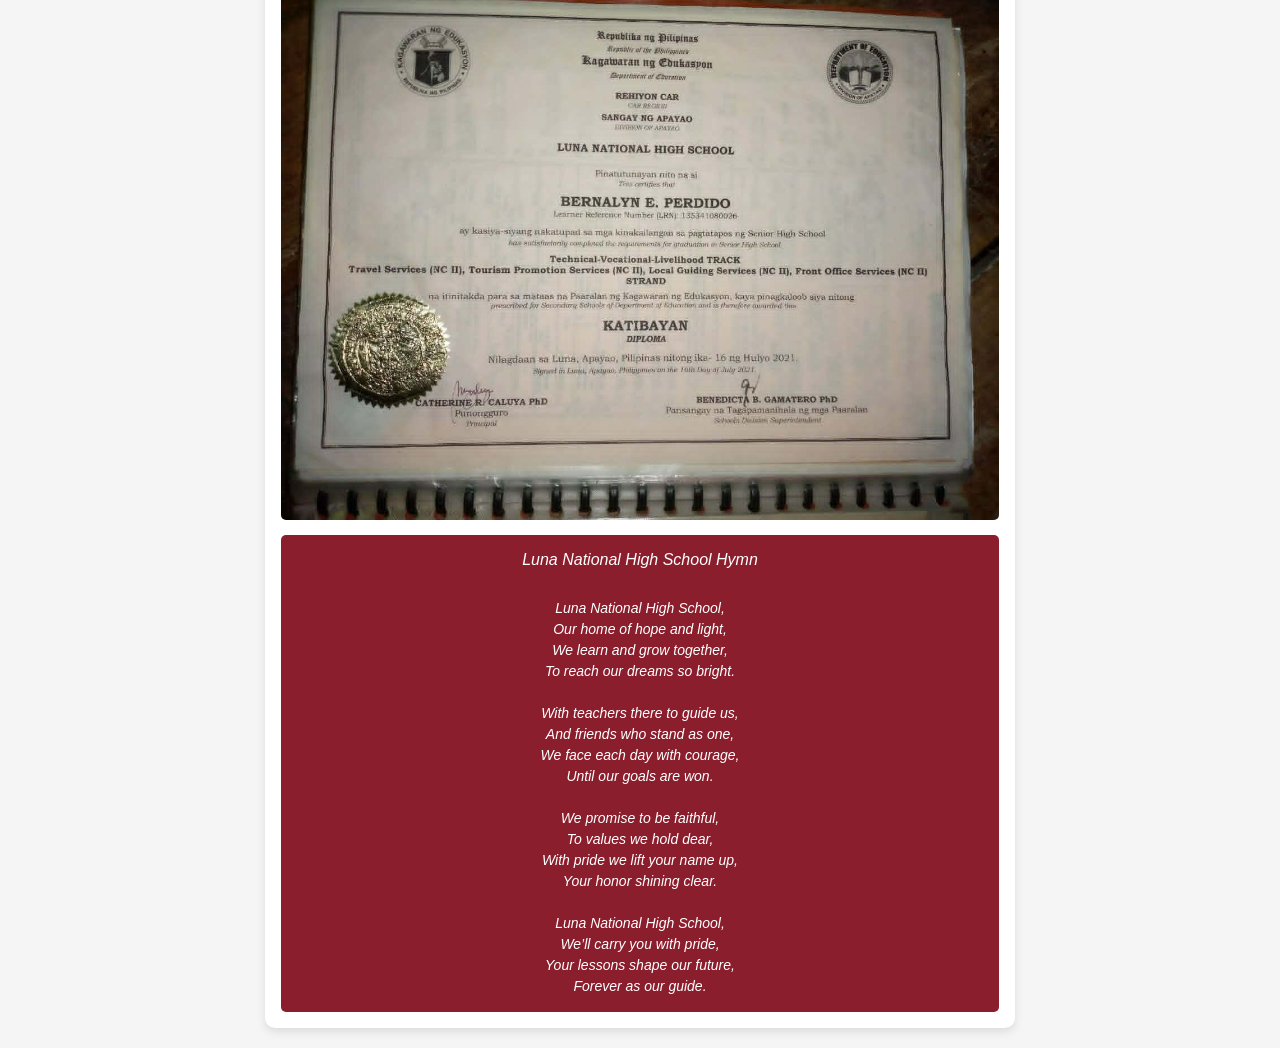
<file: sec.html>
<!DOCTYPE html>
<html lang="en">
<head>
    <meta charset="UTF-8">
    <meta name="viewport" content="width=device-width, initial-scale=1.0">
    <title>High School Background</title>

    <link href="https://cdn.jsdelivr.net/npm/bootstrap@5.3.2/dist/css/bootstrap.min.css" rel="stylesheet">

    <style>
        body {
            background: #f5f5f5;
            font-family: Arial, sans-serif;
        }

        .container-box {
            background: white;
            max-width: 750px;
            width: 95%;
            margin: 20px auto;
            border-radius: 10px;
            box-shadow: 0 4px 10px rgba(0,0,0,0.1);
            overflow: hidden;
        }

        .header-title {
            background: linear-gradient(to right, #8b1e2d, #c94b5b);
            color: white;
            text-align: center;
            padding: 12px;
            font-weight: bold;
            font-size: 18px;
        }

        .section-title {
            color: #8b1e2d;
            font-weight: bold;
            margin-top: 20px;
            text-align: center;
            font-size: 16px;
        }

        .school-logo {
            width: 80px;
            height: 80px;
            object-fit: cover;
            display: block;
            margin: 15px auto;
        }

        .main-image,
        .mission-img,
        .achievement-img {
            width: 100%;
            height: auto;
            border-radius: 5px;
            margin-top: 10px;
        }

        .achievement-box {
            color: white;
            padding: 15px;
            border-radius: 8px;
            text-align: center;
            font-weight: bold;
            font-size: 14px;
        }

        .blue-box {
            background: #1e4d8b;
        }

        .red-box {
            background: #b22222;
        }

        .hymn {
            background: #8b1e2d;
            color: white;
            text-align: center;
            padding: 15px;
            margin-top: 15px;
            border-radius: 5px;
            font-style: italic;
            font-size: 14px;
        }

        .hymn h3 {
            font-size: 16px;
        }

        @media (max-width: 576px) {
            .header-title {
                font-size: 16px;
                padding: 10px;
            }

            .section-title {
                font-size: 15px;
            }

            .school-logo {
                width: 65px;
                height: 65px;
            }

            .achievement-box {
                font-size: 13px;
                padding: 12px;
            }

            .hymn {
                font-size: 13px;
            }

            .hymn h3 {
                font-size: 15px;
            }
        }
    </style>
</head>
<body>

<div class="container-box">

    <h4 class="text-center mt-3">My High School</h4>

    <div class="header-title">
        Luna National High School
    </div>

    <img src="seclogo.jpg" alt="School Logo" class="school-logo">

    <div class="p-3">

        <img src="sec.jpg" class="main-image" alt="School Image">

        <h5 class="section-title">Mission & Vision</h5>
        <img src="mission.jpg" class="mission-img" alt="Mission">
        <img src="vision.jpg" class="mission-img" alt="Vision">

        <h5 class="section-title">Awards & Achievements</h5>

        <div class="row text-center mt-3 align-items-center">

            <div class="col-12 col-md-4 mb-3">
                <div class="achievement-box blue-box">
                    With Honors<br>2022
                </div>
            </div>

            <div class="col-12 col-md-4 mb-3">
                <img src="achieve.jpg" class="achievement-img" alt="Achievement Image">
            </div>

            <div class="col-12 col-md-4 mb-3">
                <div class="achievement-box blue-box">
                    Loyalty Award<br>2020
                </div>
            </div>

        </div>

        <h5 class="section-title">Graduation Photo</h5>
        <img src="secgrad.jpg" class="main-image" alt="Graduation">

        <div class="hymn">
            <h3>Luna National High School Hymn</h3><br>

            Luna National High School,<br>
            Our home of hope and light,<br>
            We learn and grow together,<br>
            To reach our dreams so bright.<br><br>

            With teachers there to guide us,<br>
            And friends who stand as one,<br>
            We face each day with courage,<br>
            Until our goals are won.<br><br>

            We promise to be faithful,<br>  
            To values we hold dear,<br>
            With pride we lift your name up,<br>
            Your honor shining clear.<br><br>

            Luna National High School,<br>
            We’ll carry you with pride,<br>
            Your lessons shape our future,<br>
            Forever as our guide.
        </div>

    </div>

</div>

</body>
</html>
</file>
<file: style.css>
*
{
    margin: 0;
    padding: 0;
    box-sizing: border-box;
    font-family: 'Segoe UI', sans-serif;
}

body
{
    background: linear-gradient(135deg, #0f0c29, #1a103d, #2a0845);
    color: #f1eaff;
    overflow-x: hidden;
}

.navbar
{
    position: fixed;
    top: 0;
    right: 0;
    width: 100%;
    display: flex;
    justify-content: flex-end;
    padding: 20px 40px;
    background: rgba(30, 15, 60, 0.85);
    backdrop-filter: blur(12px);
    box-shadow: 0 4px 20px rgba(140, 0, 255, 0.3);
    z-index: 1000;
}

.nav-links
{
    display: flex;
    gap: 20px;
    flex-wrap: wrap;
    justify-content: center;
}

.nav-links a
{
    text-decoration: none;
    color: #e9d8ff;
    padding: 8px 14px;
    border-radius: 8px;
    transition: 0.3s;
    white-space: nowrap;
}

.nav-links a:hover
{
    background: linear-gradient(45deg, #a855f7, #7c3aed);
    color: white;
    box-shadow: 0 0 15px #a855f7;
}

.container
{
    min-height: 100vh;
    display: flex;
    justify-content: center;
    align-items: center;
    padding: 120px 20px 40px;
    text-align: center;
    flex-direction: column;
    width: 100%;
}

img.profile-img
{
    width: 180px;
    height: 180px;
    border-radius: 50%;
    object-fit: cover;
    border: 4px solid #a855f7;
    margin-bottom: 20px;
    animation: float 3s ease-in-out infinite;
    box-shadow: 0 0 25px rgba(168, 85, 247, 0.6);
    max-width: 100%;
}

h1
{
    font-size: 2.5rem;
    margin-bottom: 10px;
    background: linear-gradient(45deg, #c084fc, #a855f7);
    -webkit-background-clip: text;
    -webkit-text-fill-color: transparent;
    word-break: break-word;
}

p
{
    max-width: 600px;
    opacity: 0.85;
    padding: 0 10px;
}

.card
{
    background: linear-gradient(145deg, #1e1b4b, #2e1065);
    padding: 20px;
    border-radius: 16px;
    margin: 10px;
    transition: 0.4s;
    border: 1px solid rgba(168, 85, 247, 0.3);
    width: 100%;
    max-width: 350px;
    position: center;
}

.card:hover
{
    transform: translateY(-10px);
    box-shadow: 0 15px 35px rgba(168, 85, 247, 0.4);
}

.flex
{
    display: flex;
    flex-wrap: wrap;
    justify-content: center;
    gap: 15px;
    width: 100%;
}

input, textarea
{
    width: 100%;
    padding: 12px;
    margin: 8px 0;
    border: none;
    border-radius: 8px;
    background: #2e1065;
    color: #f3e8ff;
    outline: none;
    border: 1px solid transparent;
    transition: 0.3s;
}

input:focus, textarea:focus
{
    border: 1px solid #a855f7;
    box-shadow: 0 0 10px rgba(168, 85, 247, 0.5);
}

button
{
    padding: 12px 20px;
    border: none;
    background: linear-gradient(45deg, #a855f7, #7c3aed);
    color: white;
    border-radius: 8px;
    cursor: pointer;
    transition: 0.3s;
    width: auto;
    max-width: 100%;
}

button:hover
{
    transform: scale(1.05);
    box-shadow: 0 0 20px rgba(168, 85, 247, 0.7);
}

@keyframes float
{
    0%,100% { transform: translateY(0); }
    50% { transform: translateY(-10px); }
}

@media(max-width: 1024px)
{
    .navbar
    {
        padding: 15px 20px;
    }

    h1
    {
        font-size: 2.2rem;
    }

    .card
    {
        max-width: 300px;
    }
}

@media(max-width: 768px)
{
    .nav-links
    {
        gap: 8px;
        justify-content: center;
    }

    .nav-links a
    {
        padding: 6px 10px;
        font-size: 14px;
    }

    h1
    {
        font-size: 2rem;
    }

    img.profile-img
    {
        width: 150px;
        height: 150px;
    }

    .container
    {
        padding: 110px 15px 40px;
    }
}

@media(max-width: 480px)
{
    h1
    {
        font-size: 1.6rem;
    }

    p
    {
        font-size: 0.9rem;
    }

    .nav-links
    {
        flex-direction: column;
        gap: 5px;
        align-items: center;
    }

    .card
    {
        max-width: 100%;
    }

    button
    {
        width: 100%;
    }
}
</file>
